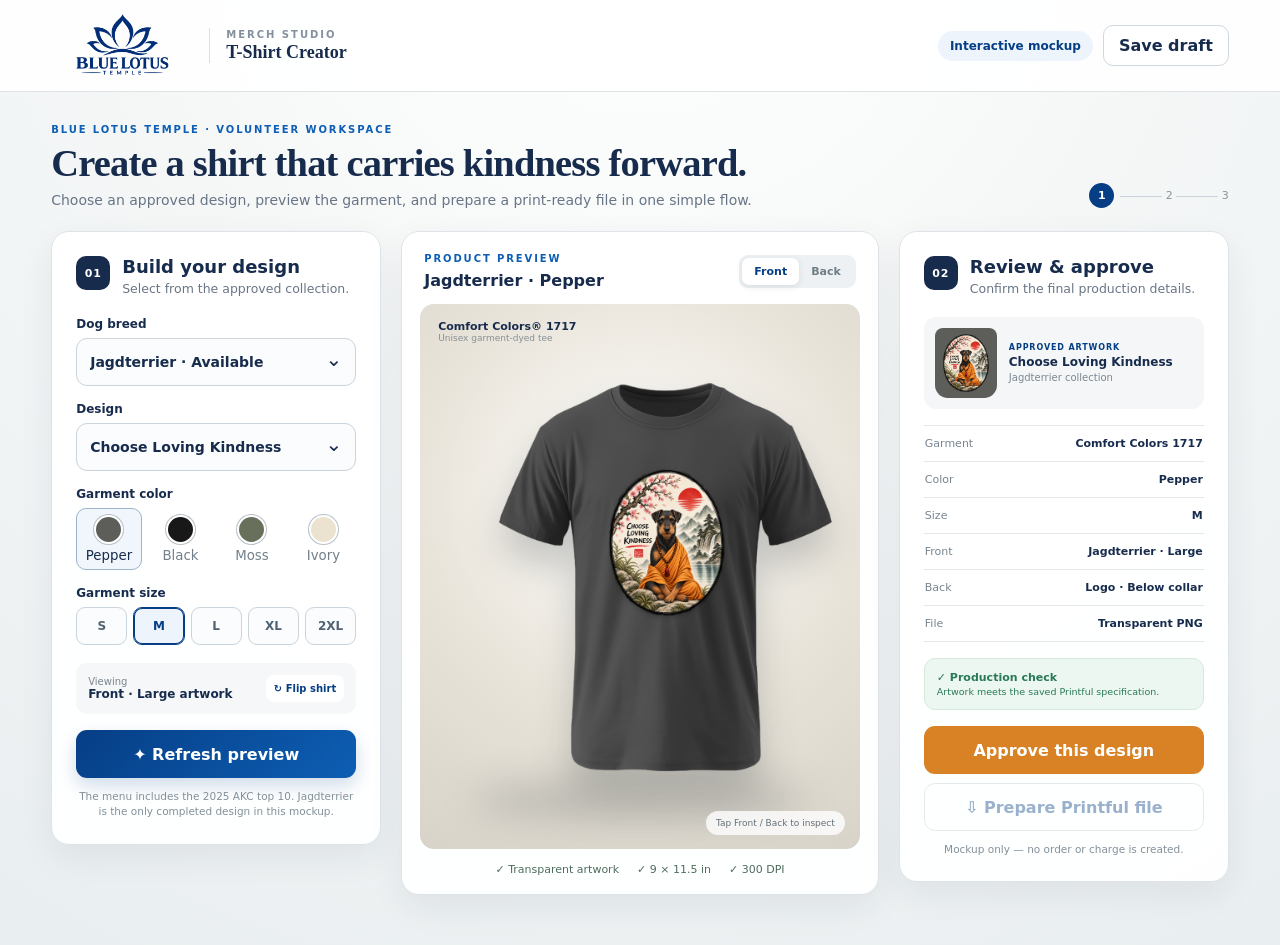
<file: index.html>
<!doctype html>
<html lang="en">
<head>
  <meta charset="utf-8"><meta name="viewport" content="width=device-width,initial-scale=1,viewport-fit=cover"><meta name="theme-color" content="#172b4d">
  <title>Blue Lotus T-Shirt Creator</title>
  <style>
    :root{--ink:#172b4d;--blue:#063e85;--blue2:#0d5eb4;--orange:#d88225;--line:#dde3e7;--muted:#687586;--green:#287a57}*{box-sizing:border-box}body{margin:0;background:#eef2f4;color:var(--ink);font-family:"Avenir Next","SF Pro Display",system-ui,sans-serif}button,select{font:inherit}button{touch-action:manipulation}.shell{min-height:100vh;background:radial-gradient(circle at 50% -10%,#fff,#f5f7f7 43%,#e9eef0)}
    .top{height:92px;padding:0 clamp(18px,4vw,62px);display:flex;align-items:center;justify-content:space-between;background:#ffffffed;border-bottom:1px solid var(--line)}.brand{height:72px;display:flex;align-items:center;gap:16px}.brand>img{width:142px;height:67px;object-fit:contain}.divider{width:1px;height:35px;background:#d9dfe3}.brand div:last-child{display:flex;flex-direction:column;gap:2px}.brand span{font-size:10px;letter-spacing:.2em;color:#84909d;font-weight:800}.brand strong{font:600 18px Georgia,serif}.actions{display:flex;align-items:center;gap:10px}.pill{border-radius:99px;background:#edf4fb;color:var(--blue);padding:8px 12px;font-size:12px;font-weight:700}.save{border:1px solid #ced8df;background:white;border-radius:10px;padding:10px 15px;font-weight:700;color:var(--ink)}
    .intro{max-width:1480px;margin:auto;padding:32px clamp(18px,4vw,62px) 23px;display:flex;align-items:flex-end;justify-content:space-between}.kicker{margin:0 0 7px;font-size:10px;font-weight:850;letter-spacing:.19em;color:var(--blue2)}.intro h1{margin:0;font:600 clamp(25px,3vw,39px)/1.1 Georgia,serif;letter-spacing:-.02em}.intro>div>p:last-child{margin:8px 0 0;color:var(--muted);font-size:14px}.progress{font-size:11px;color:#8a949c}.progress b{display:inline-grid;place-items:center;width:25px;height:25px;border-radius:50%;background:var(--blue);color:#fff;margin:0 6px}.progress i{display:inline-block;width:42px;height:1px;background:#cbd4da;vertical-align:middle}
    .work{max-width:1480px;margin:auto;padding:0 clamp(18px,4vw,62px) 50px;display:grid;grid-template-columns:minmax(270px,330px) minmax(430px,1fr) minmax(280px,330px);gap:20px}.card{background:#fffffff7;border:1px solid var(--line);border-radius:18px;box-shadow:0 12px 35px #182c4112}.controls,.review{padding:24px;align-self:start}.heading{display:flex;gap:12px;margin-bottom:21px}.heading>b{display:grid;place-items:center;flex:0 0 34px;height:34px;border-radius:10px;background:var(--ink);color:white;font-size:11px;letter-spacing:.08em}.heading h2,.preview h2{margin:0;font-size:18px}.heading p{margin:4px 0 0;color:var(--muted);font-size:12.5px}label{display:block;margin:16px 0 7px;font-size:12px;font-weight:800}.select{position:relative}.select:after{content:"⌄";position:absolute;right:14px;top:9px;font-size:20px}.select select{appearance:none;width:100%;height:48px;border:1px solid #cad4dc;border-radius:11px;padding:0 42px 0 13px;background:#fafcfd;color:var(--ink);font-size:14px;font-weight:650}.colors{display:grid;grid-template-columns:repeat(4,1fr);gap:6px}.colors button{border:1px solid transparent;background:none;border-radius:10px;padding:6px 2px;color:#72808b}.colors button.on{border-color:#9bb3cb;background:#f0f6fb;color:var(--ink)}.colors i{display:block;width:29px;height:29px;margin:auto;border-radius:50%;border:2px solid white;box-shadow:0 0 0 1px #b7c1c7}.colors small{display:block;margin-top:4px}.placement{display:flex;justify-content:space-between;align-items:center;margin-top:18px;padding:12px;background:#f5f7f8;border-radius:11px}.placement div{display:flex;flex-direction:column}.placement span{font-size:10px;color:#7b8791}.placement strong{font-size:12px}.placement button{border:0;background:white;color:var(--blue);border-radius:8px;padding:8px;font-size:10px;font-weight:800}.primary,.approve,.export{width:100%;min-height:48px;border-radius:11px;font-weight:800}.primary{margin-top:16px;border:0;background:linear-gradient(135deg,var(--blue),var(--blue2));color:white;box-shadow:0 8px 18px #063e852e}.helper,.fine{margin:11px 3px 0;color:#83909a;font-size:10.5px;line-height:1.45;text-align:center}
    .preview{padding:18px;min-height:664px;display:flex;flex-direction:column}.preview-head{display:flex;align-items:center;justify-content:space-between;padding:3px 4px 14px}.preview-head h2{font-size:16px}.toggle{display:flex;background:#edf1f3;border-radius:9px;padding:3px}.toggle button{border:0;background:none;border-radius:7px;padding:7px 12px;color:#6f7d87;font-size:11px;font-weight:800}.toggle button.on{background:white;color:var(--blue);box-shadow:0 2px 7px #1e303f1a}.stage{position:relative;min-height:545px;flex:1;border-radius:14px;overflow:hidden;display:grid;place-items:center;background:radial-gradient(circle at 50% 35%,#fff,#e9e4da 52%,#d7d3c9)}.stage:after{content:"";position:absolute;left:12%;right:12%;bottom:5%;height:8%;background:#222b2e2e;filter:blur(18px);border-radius:50%}.stage-note{position:absolute;top:16px;left:18px;z-index:3;display:flex;flex-direction:column;font-size:11px;font-weight:800}.stage-note small{font-size:9px;color:#879097;font-weight:400}.shirt-photo{position:relative;width:min(88%,500px);aspect-ratio:960/1212;overflow:hidden;z-index:2;filter:drop-shadow(0 22px 18px #222a2d38)}.garment-photo{position:absolute;top:0;width:200%;height:100%;max-width:none;object-fit:fill;transition:filter .25s ease}.shirt-photo.front .garment-photo{left:0}.shirt-photo.back .garment-photo{left:-100%}.art{position:absolute;width:30%;left:57%;top:43%;transform:translate(-50%,-50%);filter:drop-shadow(0 2px 2px #0003)}.back-mark{position:absolute;width:18%;left:47%;top:24%;transform:translate(-50%,-50%);filter:brightness(0) invert(1);opacity:.9}.hide{display:none}.hint{position:absolute;z-index:3;bottom:14px;right:15px;background:#ffffffcc;border-radius:99px;padding:7px 10px;font-size:9px;color:#61707a}.specs{display:flex;justify-content:center;gap:18px;flex-wrap:wrap;padding-top:14px;color:#4f6c5d;font-size:11px}
    .mini{display:flex;gap:12px;align-items:center;padding:11px;background:#f4f6f7;border-radius:12px;margin-bottom:16px}.mini-shirt{width:62px;height:70px;border-radius:8px 8px 13px 13px;display:grid;place-items:center}.mini-shirt img{max-height:58px;max-width:47px}.mini>div:last-child{display:flex;flex-direction:column}.mini small{font-size:8px;letter-spacing:.11em;color:var(--blue);font-weight:850}.mini strong{font-size:12px;margin:3px 0}.mini span{font-size:10px;color:#7b8791}.review dl{margin:0;border-top:1px solid #e4e8eb}.review dl div{display:flex;justify-content:space-between;padding:11px 1px;border-bottom:1px solid #e4e8eb}.review dt{font-size:11px;color:#788590}.review dd{margin:0;text-align:right;font-size:11px;font-weight:750}.quality{margin:16px 0;padding:12px;background:#edf7f1;border:1px solid #d6eadc;border-radius:11px;color:var(--green);font-size:11px}.quality span{display:block;margin-top:2px;font-size:9.5px}.approve{border:0;background:var(--orange);color:white}.approve.done{background:var(--green)}.export{margin-top:9px;border:1px solid #bdcbd6;background:white;color:var(--blue)}.export:disabled{opacity:.4}.success{display:none;margin:10px 0 0;padding:9px;border-radius:9px;background:#eaf5ee;color:var(--green);font-size:10px;text-align:center}.success.show{display:block}
    @media(max-width:1100px){.work{grid-template-columns:300px 1fr}.review{grid-column:1/-1}.preview{min-height:620px}.stage{min-height:500px}}@media(max-width:720px){.top{height:76px;padding:0 14px}.brand{height:60px}.brand>img{width:105px;height:54px}.divider,.brand div:last-child,.pill{display:none}.save{padding:8px 11px;font-size:12px}.intro{padding:22px 16px 16px;display:block}.progress{display:none}.work{padding:0 12px 30px;display:flex;flex-direction:column;gap:12px}.preview{order:-1;min-height:auto;padding:13px}.stage{min-height:430px}.shirt-photo{width:100%}.controls,.review{padding:19px}.stage-note{display:none}.hint{left:50%;right:auto;transform:translateX(-50%);white-space:nowrap}}
    .coming-soon{position:absolute;z-index:4;left:50%;top:48%;transform:translate(-50%,-50%);width:min(76%,300px);padding:18px;background:#ffffffe8;border:1px solid #fffffff5;box-shadow:0 14px 35px #1e2a3226;backdrop-filter:blur(8px);border-radius:14px;text-align:center;display:flex;flex-direction:column}.coming-soon span{font-size:10px;letter-spacing:.13em;color:var(--blue);font-weight:850;text-transform:uppercase}.coming-soon strong{margin:5px 0;font:600 20px Georgia,serif}.coming-soon small{font-size:11px;color:#74808a;line-height:1.35}.coming-soon.hide{display:none}.quality.unavailable{background:#f5f6f7;border-color:#e1e5e8;color:#78838c}.approve:disabled{background:#aab3ba;cursor:not-allowed}.sizes{display:grid;grid-template-columns:repeat(5,1fr);gap:6px}.sizes button{height:38px;border:1px solid #cad4dc;background:#fafcfd;color:#526171;border-radius:9px;font-size:12px;font-weight:800}.sizes button.on{border-color:var(--blue);background:#edf4fb;color:var(--blue);box-shadow:inset 0 0 0 1px var(--blue)}
  </style>
</head>
<body><div class="shell">
  <header class="top"><div class="brand"><img src="blue-lotus-logo.png" alt="Blue Lotus Temple"><div class="divider"></div><div><span>MERCH STUDIO</span><strong>T-Shirt Creator</strong></div></div><div class="actions"><span class="pill">Interactive mockup</span><button class="save">Save draft</button></div></header>
  <section class="intro"><div><p class="kicker">BLUE LOTUS TEMPLE · VOLUNTEER WORKSPACE</p><h1>Create a shirt that carries kindness forward.</h1><p>Choose an approved design, preview the garment, and prepare a print-ready file in one simple flow.</p></div><div class="progress"><b>1</b><i></i> 2 <i></i> 3</div></section>
  <main class="work">
    <section class="card controls"><div class="heading"><b>01</b><div><h2>Build your design</h2><p>Select from the approved collection.</p></div></div>
      <label for="breed">Dog breed</label><div class="select"><select id="breed"><option value="Jagdterrier">Jagdterrier · Available</option><option value="French Bulldog">French Bulldog · Coming soon</option><option value="Labrador Retriever">Labrador Retriever · Coming soon</option><option value="Golden Retriever">Golden Retriever · Coming soon</option><option value="German Shepherd Dog">German Shepherd Dog · Coming soon</option><option value="Dachshund">Dachshund · Coming soon</option><option value="Poodle">Poodle · Coming soon</option><option value="Beagle">Beagle · Coming soon</option><option value="Rottweiler">Rottweiler · Coming soon</option><option value="German Shorthaired Pointer">German Shorthaired Pointer · Coming soon</option><option value="Bulldog">Bulldog · Coming soon</option></select></div>
      <label for="design">Design</label><div class="select"><select id="design"><option>Choose Loving Kindness</option></select></div>
      <label>Garment color</label><div class="colors"><button class="on" data-name="Pepper" data-color="#5d5d59" data-filter="grayscale(1) brightness(.82) contrast(.92)"><i style="background:#5d5d59"></i><small>Pepper</small></button><button data-name="Black" data-color="#171817" data-filter="grayscale(1) brightness(.3) contrast(1.12)"><i style="background:#171817"></i><small>Black</small></button><button data-name="Moss" data-color="#68705b" data-filter="grayscale(.35) sepia(.72) hue-rotate(38deg) saturate(.72) brightness(.68)"><i style="background:#68705b"></i><small>Moss</small></button><button data-name="Ivory" data-color="#ebe3cf" data-filter="grayscale(1) sepia(.28) saturate(.58) brightness(1.72) contrast(.62)"><i style="background:#ebe3cf"></i><small>Ivory</small></button></div>
      <label>Garment size</label><div class="sizes" role="group" aria-label="Garment size"><button data-size="S">S</button><button class="on" data-size="M">M</button><button data-size="L">L</button><button data-size="XL">XL</button><button data-size="2XL">2XL</button></div>
      <div class="placement"><div><span>Viewing</span><strong id="placement">Front · Large artwork</strong></div><button id="flip">↻ Flip shirt</button></div><button class="primary" id="refresh">✦ Refresh preview</button><p class="helper">The menu includes the 2025 AKC top 10. Jagdterrier is the only completed design in this mockup.</p>
    </section>
    <section class="card preview"><div class="preview-head"><div><p class="kicker">PRODUCT PREVIEW</p><h2 id="title">Jagdterrier · Pepper</h2></div><div class="toggle"><button class="on" id="front">Front</button><button id="back">Back</button></div></div>
      <div class="stage"><div class="stage-note">Comfort Colors® 1717<small>Unisex garment-dyed tee</small></div><div class="shirt-photo front" id="shirt"><img class="garment-photo" id="garmentPhoto" src="realistic-shirt-template.png" alt="Pepper T-shirt, front view" style="filter:grayscale(1) brightness(.82) contrast(.92)"><img class="art" id="frontArt" src="jagdterrier-loving-kindness.png" alt="Choose Loving Kindness Jagdterrier monk design on the shirt front"><img class="back-mark hide" id="backArt" src="blue-lotus-logo.png" alt="Blue Lotus Temple logo centered below the back collar"></div><div class="coming-soon hide" id="comingSoon"><span>Artwork coming soon</span><strong id="comingBreed"></strong><small>Select Jagdterrier to view the completed design.</small></div><div class="hint">Tap Front / Back to inspect</div></div><div class="specs"><span>✓ Transparent artwork</span><span>✓ 9 × 11.5 in</span><span>✓ 300 DPI</span></div>
    </section>
    <aside class="card review"><div class="heading"><b>02</b><div><h2>Review & approve</h2><p>Confirm the final production details.</p></div></div><div class="mini"><div class="mini-shirt" id="miniShirt" style="background:#5d5d59"><img id="miniArt" src="jagdterrier-loving-kindness.png" alt=""></div><div><small id="artStatus">APPROVED ARTWORK</small><strong id="artName">Choose Loving Kindness</strong><span id="artCollection">Jagdterrier collection</span></div></div><dl><div><dt>Garment</dt><dd>Comfort Colors 1717</dd></div><div><dt>Color</dt><dd id="colorSummary">Pepper</dd></div><div><dt>Size</dt><dd id="sizeSummary">M</dd></div><div><dt>Front</dt><dd>Jagdterrier · Large</dd></div><div><dt>Back</dt><dd>Logo · Below collar</dd></div><div><dt>File</dt><dd>Transparent PNG</dd></div></dl><div class="quality" id="quality"><strong id="qualityTitle">✓ Production check</strong><span id="qualityText">Artwork meets the saved Printful specification.</span></div><button class="approve" id="approve">Approve this design</button><button class="export" id="export" disabled>⇩ Prepare Printful file</button><p class="success" id="success">✓ Ready for the final export step.</p><p class="fine">Mockup only — no order or charge is created.</p></aside>
  </main>
</div><script>
const breed=document.querySelector('#breed'),shirt=document.querySelector('#shirt'),garmentPhoto=document.querySelector('#garmentPhoto'),title=document.querySelector('#title'),summary=document.querySelector('#colorSummary'),sizeSummary=document.querySelector('#sizeSummary'),mini=document.querySelector('#miniShirt'),miniArt=document.querySelector('#miniArt'),backArt=document.querySelector('#backArt'),frontArt=document.querySelector('#frontArt'),front=document.querySelector('#front'),back=document.querySelector('#back'),placement=document.querySelector('#placement'),approve=document.querySelector('#approve'),exp=document.querySelector('#export'),success=document.querySelector('#success'),coming=document.querySelector('#comingSoon'),comingBreed=document.querySelector('#comingBreed'),artStatus=document.querySelector('#artStatus'),artName=document.querySelector('#artName'),artCollection=document.querySelector('#artCollection'),quality=document.querySelector('#quality'),qualityTitle=document.querySelector('#qualityTitle'),qualityText=document.querySelector('#qualityText');let color='Pepper';
function available(){return breed.value==='Jagdterrier'}function reset(){approve.textContent=available()?'Approve this design':'Artwork coming soon';approve.disabled=!available();approve.classList.remove('done');exp.disabled=true;success.classList.remove('show')}function showSide(side){const isFront=side==='front';shirt.classList.toggle('front',isFront);shirt.classList.toggle('back',!isFront);garmentPhoto.alt=color+' T-shirt, '+side+' view';if(available()){frontArt.classList.toggle('hide',!isFront);backArt.classList.toggle('hide',isFront)}front.classList.toggle('on',isFront);back.classList.toggle('on',!isFront);placement.textContent=isFront?'Front · Large artwork':'Back · Logo below collar'}function updateBreed(){const ready=available(),isFront=front.classList.contains('on');title.textContent=breed.value+' · '+color;frontArt.classList.toggle('hide',!ready||!isFront);backArt.classList.toggle('hide',!ready||isFront);coming.classList.toggle('hide',ready);comingBreed.textContent=breed.value;miniArt.classList.toggle('hide',!ready);artStatus.textContent=ready?'APPROVED ARTWORK':'NOT YET AVAILABLE';artName.textContent=ready?'Choose Loving Kindness':breed.value;artCollection.textContent=ready?'Jagdterrier collection':'Artwork coming soon';quality.classList.toggle('unavailable',!ready);qualityTitle.textContent=ready?'✓ Production check':'○ Awaiting artwork';qualityText.textContent=ready?'Artwork meets the saved Printful specification.':'This breed cannot be approved yet.';reset()}breed.onchange=updateBreed;back.onclick=()=>showSide('back');front.onclick=()=>showSide('front');document.querySelector('#flip').onclick=()=>showSide(front.classList.contains('on')?'back':'front');document.querySelectorAll('.colors button').forEach(b=>b.onclick=()=>{document.querySelectorAll('.colors button').forEach(x=>x.classList.remove('on'));b.classList.add('on');color=b.dataset.name;garmentPhoto.style.filter=b.dataset.filter;mini.style.background=b.dataset.color;title.textContent=breed.value+' · '+color;summary.textContent=color;reset()});document.querySelectorAll('.sizes button').forEach(b=>b.onclick=()=>{document.querySelectorAll('.sizes button').forEach(x=>x.classList.remove('on'));b.classList.add('on');sizeSummary.textContent=b.dataset.size;reset()});document.querySelector('#refresh').onclick=reset;approve.onclick=()=>{if(!available())return;approve.textContent='✓ Design approved';approve.classList.add('done');exp.disabled=false;success.classList.add('show')};
</script></body></html>
</file>
